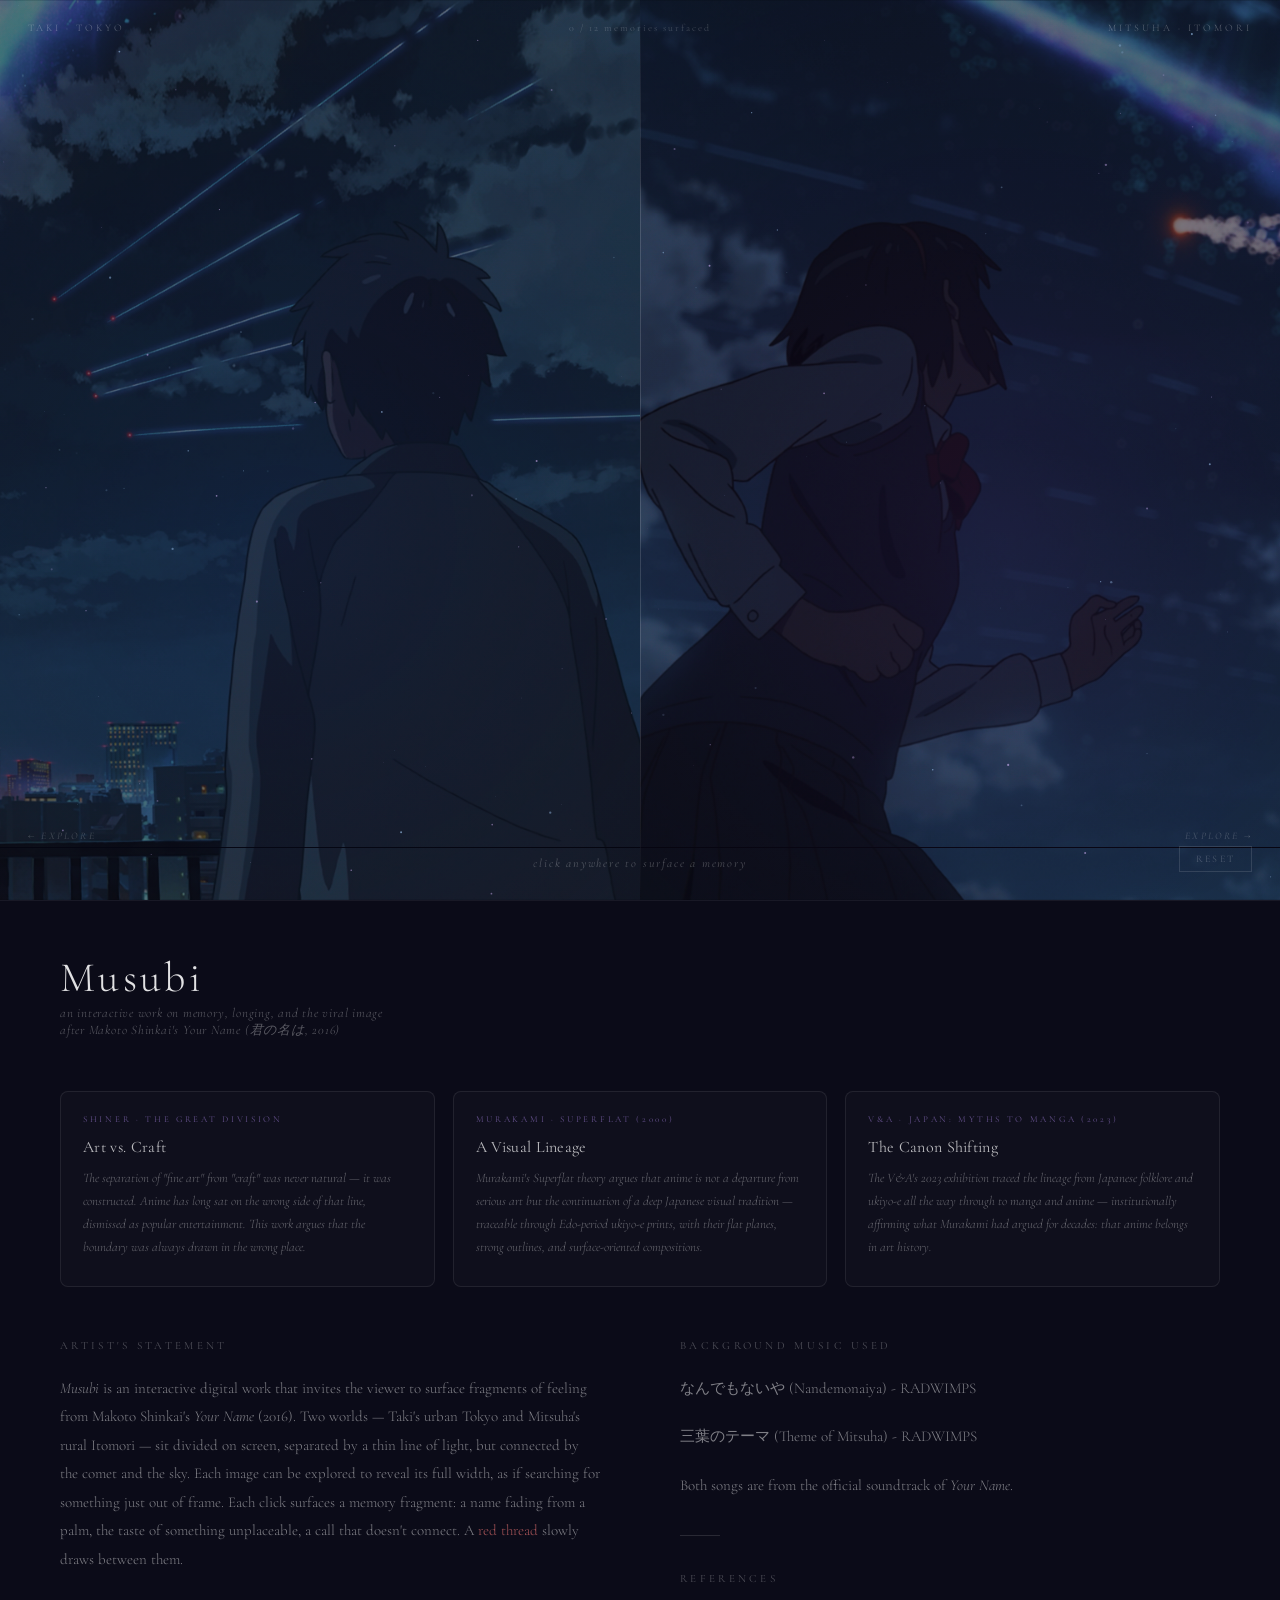
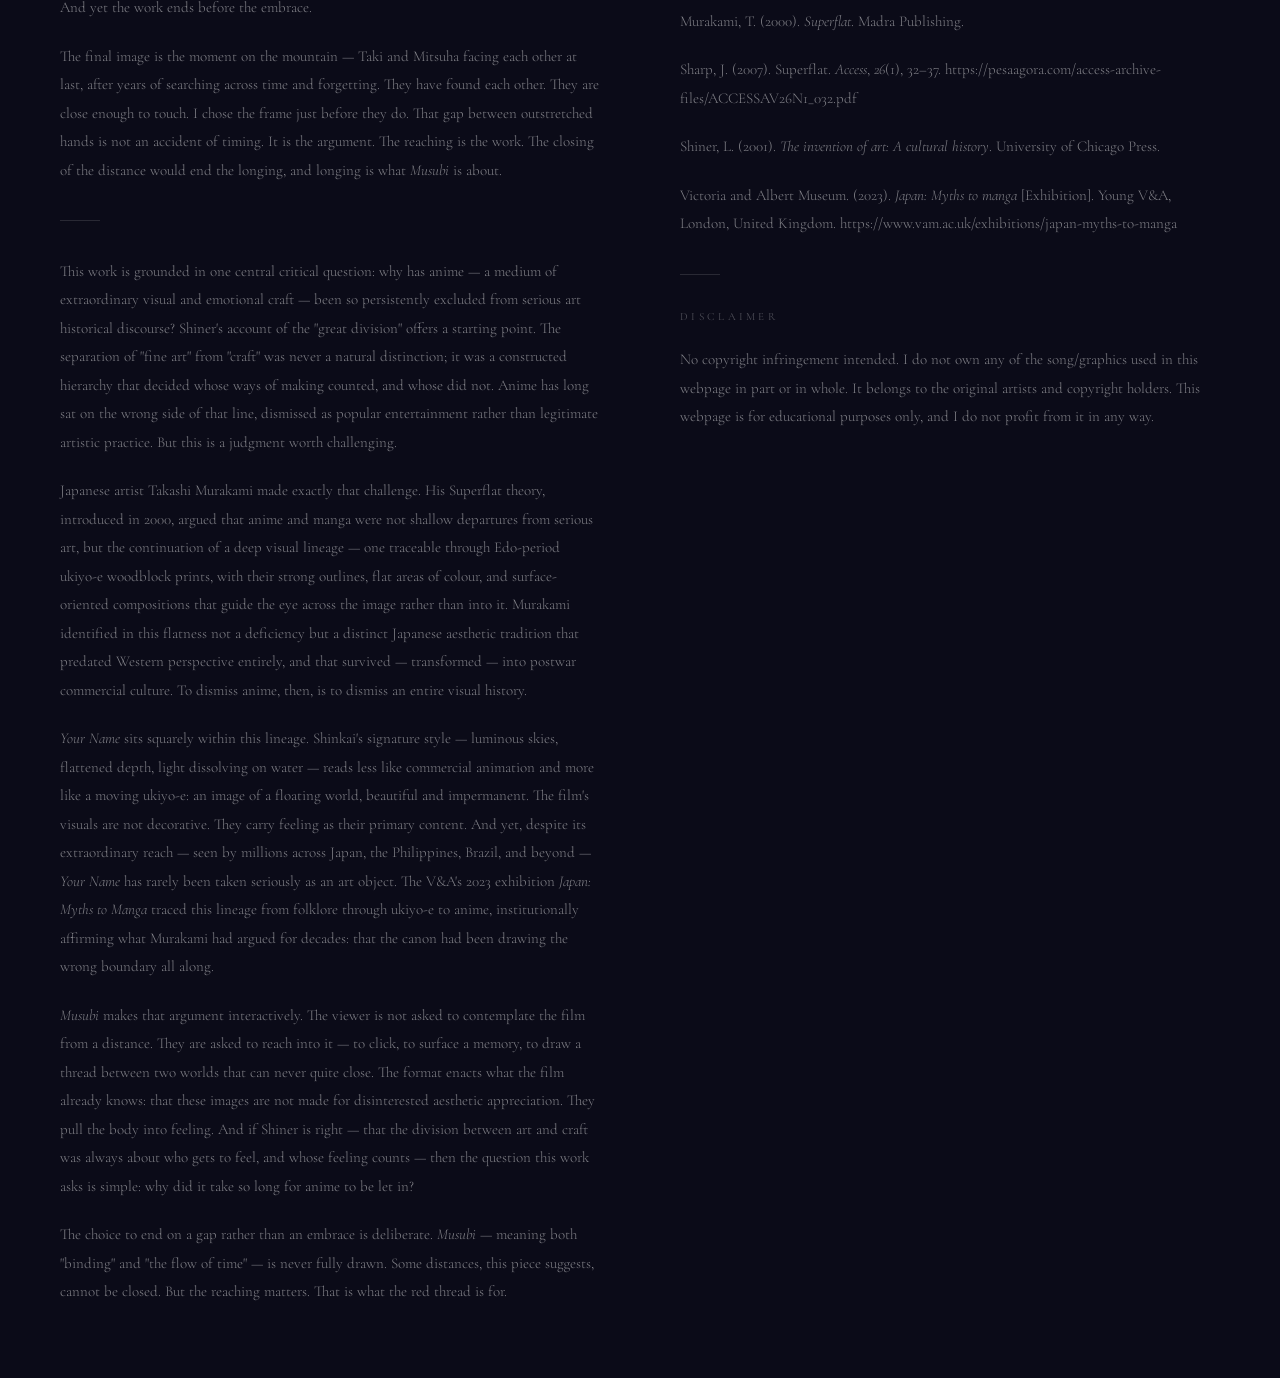
<file: musubi.html>
<!DOCTYPE html>
<html lang="en">
<head>
  <meta charset="UTF-8">
  <meta name="viewport" content="height=device-height, width=device-width, initial-scale=1.0">
  <title>Musubi — Memory, Longing, and the Red Thread</title>
  <link rel="stylesheet" href="musubi.css">
</head>
<body>
  <audio id="bgm1" loop>
    <source src="audio/なんでもないや.mp3" type="audio/mpeg">
  </audio>
  <audio id="bgm2" loop>
    <source src="audio/三葉のテーマ.mp3" type="audio/mpeg">
  </audio>

  <div id="scene">
    <div id="bg-left">
      <div class="img-track" id="track-left">
        <img src="images/taki1.jpg" alt="Taki — Tokyo">
      </div>
    </div>
    <div id="bg-right">
      <div class="img-track" id="track-right">
        <img src="images/mitsuha1.jpg" alt="Mitsuha — Itomori">
      </div>
    </div>

    <canvas id="bg-canvas"></canvas>

    <div id="divider"></div>
    <div class="world-label" id="lbl-left">Taki · Tokyo</div>
    <div class="world-label" id="lbl-right">Mitsuha · Itomori</div>
    <div id="counter">0 / 12 memories surfaced</div>
    <div id="hint">click anywhere to surface a memory</div>
    <div class="drag-hint" id="dh-left">← explore</div>
    <div class="drag-hint" id="dh-right">explore →</div>

    <svg id="thread-layer" xmlns="http://www.w3.org/2000/svg"></svg>
    <div id="frag-layer"></div>
    <button id="reset-btn">reset</button>

    <div id="audio-notice">
      <span>🎵</span> best experienced with headphones and volume up
    </div>
  </div>
  
  <div id="info">
    <h1>Musubi</h1>
    <p class="subtitle">
      an interactive work on memory, longing, and the viral image<br>
      after Makoto Shinkai's <em>Your Name</em> (君の名は, 2016)
    </p>

    <div class="cards">
      <div class="card">
        <span class="tag">Shiner · The Great Division</span>
        <h3>Art vs. Craft</h3>
        <p>The separation of "fine art" from "craft" was never natural — it was constructed. Anime has long sat on the 
          wrong side of that line, dismissed as popular entertainment. This work argues that the boundary was always 
          drawn in the wrong place.</p>
      </div>
      <div class="card">
        <span class="tag">Murakami · Superflat (2000)</span>
        <h3>A Visual Lineage</h3>
        <p>Murakami's Superflat theory argues that anime is not a departure from serious art but the continuation of 
          a deep Japanese visual tradition — traceable through Edo-period ukiyo-e prints, with their flat planes, 
          strong outlines, and surface-oriented compositions.</p>
      </div>
      <div class="card">
        <span class="tag">V&amp;A · Japan: Myths to Manga (2023)</span>
        <h3>The Canon Shifting</h3>
        <p>The V&amp;A's 2023 exhibition traced the lineage from Japanese folklore and ukiyo-e all the way through 
          to manga and anime — institutionally affirming what Murakami had argued for decades: that anime 
          belongs in art history.</p>
      </div>
    </div>

    <div class="statement">
      <div id="left">
        <h2>Artist's Statement</h2>
        <p><em>Musubi</em> is an interactive digital work that invites the viewer to surface fragments of feeling 
          from Makoto Shinkai's <em>Your Name</em> (2016). Two worlds — Taki's urban Tokyo and Mitsuha's rural 
          Itomori — sit divided on screen, separated by a thin line of light, but connected by the comet and the sky. 
          Each image can be explored to reveal its full width, as if searching for something just out of frame. 
          Each click surfaces a memory fragment: a name fading from a palm, the taste of something unplaceable, a call 
          that doesn't connect. A <span class="red">red thread</span> slowly draws between them.
        </p>
        <p>
          And yet the work ends before the embrace.
        </p> 
        <p>
          The final image is the moment on the mountain — Taki and Mitsuha facing each other at last, after years 
          of searching across time and forgetting. They have found each other. They are close enough to touch. 
          I chose the frame just before they do. That gap between outstretched hands is not an accident of timing. 
          It is the argument. The reaching is the work. The closing of the distance would end the longing, and 
          longing is what <em>Musubi</em> is about.
        </p>

        <div class="divider-line"></div>

        <p>This work is grounded in one central critical question: why has anime — a medium of extraordinary 
          visual and emotional craft — been so persistently excluded from serious art historical discourse? 
          Shiner's account of the "great division" offers a starting point. The separation of "fine art" from 
          "craft" was never a natural distinction; it was a constructed hierarchy that decided whose ways of 
          making counted, and whose did not. Anime has long sat on the wrong side of that line, dismissed as 
          popular entertainment rather than legitimate artistic practice. But this is a judgment worth challenging.</p>

        <p>Japanese artist Takashi Murakami made exactly that challenge. His Superflat theory, introduced in 
          2000, argued that anime and manga were not shallow departures from serious art, but the continuation 
          of a deep visual lineage — one traceable through Edo-period ukiyo-e woodblock prints, with their 
          strong outlines, flat areas of colour, and surface-oriented compositions that guide the eye across 
          the image rather than into it. Murakami identified in this flatness not a deficiency but a distinct 
          Japanese aesthetic tradition that predated Western perspective entirely, and that survived — transformed 
          — into postwar commercial culture. To dismiss anime, then, is to dismiss an entire visual history.</p>

        <p><em>Your Name</em> sits squarely within this lineage. Shinkai's signature style — luminous skies, 
          flattened depth, light dissolving on water — reads less like commercial animation and more like a 
          moving ukiyo-e: an image of a floating world, beautiful and impermanent. The film's visuals are not 
          decorative. They carry feeling as their primary content. And yet, despite its extraordinary reach — 
          seen by millions across Japan, the Philippines, Brazil, and beyond — <em>Your Name</em> has rarely 
          been taken seriously as an art object. The V&amp;A's 2023 exhibition <em>Japan: Myths to Manga</em> 
          traced this lineage from folklore through ukiyo-e to anime, institutionally affirming what Murakami 
          had argued for decades: that the canon had been drawing the wrong boundary all along.</p>

        <p><em>Musubi</em> makes that argument interactively. The viewer is not asked to contemplate the film 
          from a distance. They are asked to reach into it — to click, to surface a memory, to draw a thread 
          between two worlds that can never quite close. The format enacts what the film already knows: that 
          these images are not made for disinterested aesthetic appreciation. They pull the body into feeling. 
          And if Shiner is right — that the division between art and craft was always about who gets to feel, 
          and whose feeling counts — then the question this work asks is simple: why did it take so long for 
          anime to be let in?</p>

        <p>The choice to end on a gap rather than an embrace is deliberate. <em>Musubi</em> — meaning both 
          "binding" and "the flow of time" — is never fully drawn. Some distances, this piece suggests, cannot 
          be closed. But the reaching matters. That is what the red thread is for.</p>
      </div>
      <div id="right">
        <h2>Background Music Used</h2>
        <p>なんでもないや (Nandemonaiya) - RADWIMPS</p>
        <p>三葉のテーマ (Theme of Mitsuha) - RADWIMPS</p>
        <p>Both songs are from the official soundtrack of <em>Your Name</em>.</p>
        <div class="divider-line"></div>
        <h2>References</h2>
        <p>Murakami, T. (2000). <em>Superflat</em>. Madra Publishing.</p>
        <p>Sharp, J. (2007). Superflat. <em>Access</em>, <em>26</em>(1), 32–37. https://pesaagora.com/access-archive-files/ACCESSAV26N1_032.pdf</p>
        <p>Shiner, L. (2001). <em>The invention of art: A cultural history</em>. University of Chicago Press.</p>
        <p>Victoria and Albert Museum. (2023). <em>Japan: Myths to manga</em> [Exhibition]. Young V&amp;A, London, United Kingdom. https://www.vam.ac.uk/exhibitions/japan-myths-to-manga</p>
        <div class="divider-line"></div>
        <h2>Disclaimer</h2>
        <p>No copyright infringement intended. I do not own any of the song/graphics used in this webpage in part or in whole. 
          It belongs to the original artists and copyright holders. This webpage is for educational purposes only, and I do not profit from it in any way.
        </p>
      </div>
    </div>
  </div>
  <script src="musubi.js"></script>
</body>
</html>
</file>
<file: musubi.css>
@import url('https://fonts.googleapis.com/css2?family=Cormorant+Garamond:ital,wght@0,300;0,400;1,300;1,400&family=Noto+Serif+JP:wght@200;300&display=swap');
 
* { margin: 0; padding: 0; box-sizing: border-box; }
 
body {
  background: #07070f;
  color: #fff;
  font-family: 'Cormorant Garamond', serif;
  overflow-x: hidden;
  margin: 0; padding: 0;
}
 
#scene {
  width: 100%;
  height: 100vh;
  min-height: 580px;
  position: relative;
  overflow: hidden;
  background: #07070f;
  transition: transform 1s cubic-bezier(0.25, 0.46, 0.45, 0.94);
}
 
#bg-left, #bg-right {
  position: absolute;
  top: 0;
  width: 100%;
  height: 100%;
  z-index: 0;
  overflow: hidden;
  animation: fadeInPage 6s ease-in-out forwards;
}

#bg-left, #bg-right {
  position: absolute;
  top: 0;
  width: 100%;
  height: 100%;
  z-index: 0;
  overflow: hidden;
}

#bg-left  { left: -50%; }
#bg-right { left: 50%; }

.img-track {
  position: absolute;
  top: 0; left: 0;
  width: 100%;
  height: 100%;
  display: flex;
  align-items: center;
  will-change: transform;
  user-select: none;
  transition: transform 0.3s ease;
}

.img-track img {
  height: 100vh;
  width: 100%;
  display: block;
  pointer-events: none;
  user-select: none;
  -webkit-user-drag: none;
  object-fit: cover;
  position: absolute;
}

#bg-left::after, #bg-right::after {
  content: '';
  position: absolute;
  inset: 0;
  background: rgba(5, 5, 14, 0.50);
  z-index: 1;
  pointer-events: none;
  transition: opacity 2s ease;
}

#bg-left.expanded::after,
#bg-right.expanded::after {
  opacity: 0;
}

#bg-left, #bg-right {
  transition: width 1s cubic-bezier(0.25, 0.46, 0.45, 0.94),
              left  1s cubic-bezier(0.25, 0.46, 0.45, 0.94);
}

.img-track {
  transition: left 1s cubic-bezier(0.25, 0.46, 0.45, 0.94);
}

.drag-hint {
  position: absolute;
  bottom: 58px;
  font-size: 10px;
  letter-spacing: 0.22em;
  color: rgba(255,255,255,0.22);
  z-index: 22;
  text-transform: uppercase;
  font-style: italic;
  transition: all 0.5s ease;
  animation: fadeInPage 4s ease-in-out forwards;
  cursor: pointer;
}

.drag-hint:hover {
  color: rgba(255,255,255,0.55);
}

#dh-left  { left: 28px; }
#dh-right { right: 28px; }
 
canvas {
  position: absolute;
  top: 0; left: 0;
  width: 100%; height: 100%;
  z-index: 2;
  pointer-events: none;
  transition: opacity 2s ease;
}
 
#divider {
  position: absolute;
  left: 50%; top: 0;
  width: 1px; height: 100%;
  background: linear-gradient(to bottom,
    transparent 0%,
    rgba(255,255,255,0.14) 20%,
    rgba(255,255,255,0.14) 80%,
    transparent 100%);
  transform: translateX(-50%);
  z-index: 6;
  pointer-events: none;
  animation: fadeInPage 10s ease-in-out forwards;
}
 
.world-label {
  position: absolute;
  top: 22px;
  font-size: 10px;
  letter-spacing: 0.3em;
  text-transform: uppercase;
  color: rgba(255,255,255,0.32);
  z-index: 20;
  font-weight: 300;
  pointer-events: none;
  animation: fadeInPage 4s ease-in-out forwards;
}
#lbl-left  { left: 28px; }
#lbl-right { right: 28px; }
 
#counter {
  position: absolute;
  top: 22px; left: 50%;
  transform: translateX(-50%);
  font-size: 10px;
  letter-spacing: 0.2em;
  color: rgba(255,255,255,0.2);
  z-index: 20;
  white-space: nowrap;
  pointer-events: none;
  animation: fadeInPage 4s ease-in-out forwards;
}
 
#hint {
  position: absolute;
  bottom: 30px; left: 50%;
  transform: translateX(-50%);
  font-size: 12px;
  font-style: italic;
  letter-spacing: 0.15em;
  color: rgba(255,255,255,0.26);
  z-index: 20;
  white-space: nowrap;
  pointer-events: none;
  transition: opacity 1.5s ease;
  animation: fadeInPage 4s ease-in-out forwards;
}
 
#thread-layer {
  position: absolute;
  top: 0; left: 0;
  width: 100%; height: 100%;
  z-index: 9;
  pointer-events: none;
  transition: opacity 1s ease;
}
 
#frag-layer {
  position: absolute;
  top: 0; left: 0;
  width: 100%; height: 100%;
  z-index: 12;
  pointer-events: none;
}
 
.frag {
  position: absolute;
  font-style: italic;
  font-size: 13px;
  font-weight: 300;
  line-height: 1.7;
  text-align: center;
  max-width: 155px;
  transform: translate(-50%, -50%);
  opacity: 0;
  transition: opacity 1.8s ease;
  letter-spacing: 0.02em;
}
.frag.left  { color: rgba(160, 205, 255, 0.80); }
.frag.right { color: rgba(220, 185, 255, 0.80); }
.frag.visible { opacity: 1; }
.frag::before {
  content: '·';
  display: block;
  font-size: 20px;
  line-height: 0.6;
  margin-bottom: 7px;
  opacity: 0.45;
}
 
.ripple {
  position: absolute;
  border-radius: 50%;
  width: 6px; height: 6px;
  transform: translate(-50%,-50%) scale(1);
  background: rgba(255,255,255,0.5);
  pointer-events: none;
  z-index: 15;
  animation: ripple-out 0.8s ease-out forwards;
}
@keyframes ripple-out {
  to { transform: translate(-50%,-50%) scale(8); opacity: 0; }
}
 
#ending {
  position: absolute;
  top: 50%; left: 50%;
  transform: translate(-50%, -50%);
  text-align: center;
  z-index: 40;
  opacity: 0;
  transition: opacity 3s ease;
  pointer-events: none;
}
#ending h2 {
  font-family: 'Noto Serif JP', serif;
  font-weight: 200;
  font-size: 30px;
  letter-spacing: 0.2em;
  color: rgba(255,255,255,0.88);
  margin-bottom: 14px;
}
#ending p {
  font-size: 14px;
  font-style: italic;
  font-weight: 300;
  color: rgba(255,255,255,0.38);
  letter-spacing: 0.1em;
}

#bg-ending {
  position: absolute;
  inset: 0;
  z-index: 0;
  opacity: 0;
  animation: endingReveal 2.5s ease forwards;
}

#bg-ending img {
  width: 100%;
  height: 100%;
  object-fit: cover;
  object-position: center;
  display: block;
}

#bg-ending::after {
  content: '';
  position: absolute;
  inset: 0;
  background: linear-gradient(
    to bottom,
    rgba(7,7,15,0.3) 0%,
    rgba(7,7,15,0)   35%,
    rgba(7,7,15,0)   60%,
    rgba(7,7,15,0.6) 100%
  );
  z-index: 1;
}

@keyframes endingReveal {
  0%   { opacity: 0; transform: scale(1.06); }
  100% { opacity: 1; transform: scale(1); }
}

#ending {
  /* override the existing rule to add a staggered entrance */
  transition: none !important;
  opacity: 0;
}

#ending.visible {
  animation: endingTextIn 2s ease forwards;
}

@keyframes endingTextIn {
  0%   { opacity: 0; transform: translate(-50%, calc(-50% + 18px)); }
  100% { opacity: 1; transform: translate(-50%, -50%); }
}

#ending h2 {
  animation: none;
}

#ending p {
  animation: none;
}

#thread-layer.fading {
  opacity: 0;
}

#frag-layer.fading {
  transition: opacity 1.5s ease;
  opacity: 0;
}

#bg-left.converging {
  left: 0 !important;
  transition: left 1.4s cubic-bezier(0.25, 0.46, 0.45, 0.94) !important;
}

#bg-right.converging {
  left: 0 !important;
  transition: left 1.4s cubic-bezier(0.25, 0.46, 0.45, 0.94) !important;
}

#reset-btn {
  position: absolute;
  bottom: 28px; right: 28px;
  background: none;
  border: 0.5px solid rgba(255,255,255,0.12);
  color: rgba(255,255,255,0.22);
  font-family: 'Cormorant Garamond', serif;
  font-size: 10px;
  letter-spacing: 0.22em;
  text-transform: uppercase;
  padding: 6px 16px;
  cursor: pointer;
  z-index: 30;
  animation: fadeInPage 4s ease-in-out forwards;
  transition: all 0.3s ease;
}
#reset-btn:hover {
  color: rgba(255,255,255,0.55);
  border-color: rgba(255,255,255,0.3);
}

#info {
  background: #0b0b18;
  border-top: 0.5px solid rgba(255,255,255,0.06);
  padding: 56px 60px 72px;
}
#info h1 {
  font-size: 42px;
  font-weight: 300;
  letter-spacing: 0.08em;
  color: rgba(255,255,255,0.88);
  margin-bottom: 6px;
  line-height: 1;
}
#info .subtitle {
  font-size: 13px;
  font-style: italic;
  font-weight: 300;
  color: rgba(255,255,255,0.32);
  letter-spacing: 0.06em;
  margin-bottom: 52px;
}
.cards {
  display: grid;
  grid-template-columns: repeat(3, 1fr);
  gap: 18px;
  margin-bottom: 52px;
}

.card {
  border: 0.5px solid rgba(255,255,255,0.08);
  border-radius: 8px;
  padding: 22px 22px 26px;
  background: rgba(255,255,255,0.02);
}
.card .tag {
  display: block;
  font-size: 9px;
  letter-spacing: 0.3em;
  text-transform: uppercase;
  color: rgba(190,150,255,0.5);
  margin-bottom: 12px;
  font-style: normal;
}
.card h3 {
  font-size: 16px;
  font-weight: 400;
  color: rgba(255,255,255,0.72);
  margin-bottom: 10px;
  letter-spacing: 0.02em;
}
.card p {
  font-size: 13px;
  font-style: italic;
  font-weight: 300;
  line-height: 1.78;
  color: rgba(255,255,255,0.36);
}

.statement {
  display: flex;
  flex-direction: row;
  gap: 5rem;
}

.statement h2 {
  font-size: 11px;
  font-weight: 400;
  font-style: normal;
  letter-spacing: 0.3em;
  text-transform: uppercase;
  color: rgba(255,255,255,0.28);
  margin-bottom: 22px;
}
.statement p {
  font-size: 15px;
  font-weight: 300;
  line-height: 1.9;
  color: rgba(255,255,255,0.48);
  margin-bottom: 20px;
  max-width: 720px;
}
.statement p:last-child { margin-bottom: 0; }
.red { color: rgba(220,110,110,0.75); }
.divider-line {
  width: 40px;
  height: 0.5px;
  background: rgba(255,255,255,0.12);
  margin: 36px 0;
}

#audio-notice {
  position: absolute;
  top: 50%;
  left: 50%;
  transform: translate(-50%, -50%);
  font-family: 'Cormorant Garamond', serif;
  font-size: 13px;
  font-style: italic;
  font-weight: 300;
  letter-spacing: 0.18em;
  color: rgba(255, 255, 255, 0.75);
  z-index: 50;
  white-space: nowrap;
  pointer-events: none;
  animation: notice-fade 3.5s ease forwards;
}

@keyframes notice-fade {
  0%   { opacity: 0; }
  30%  { opacity: 1; }
  75%  { opacity: 1; }
  100% { opacity: 0; }
}

@keyframes fadeInPage {
  from {
    opacity: 0;
  }
  to {
    opacity: 1;
  }
}

@media (max-width: 700px) {
  .cards { grid-template-columns: 1fr; }
  #info { padding: 40px 28px 52px; }
}
</file>
